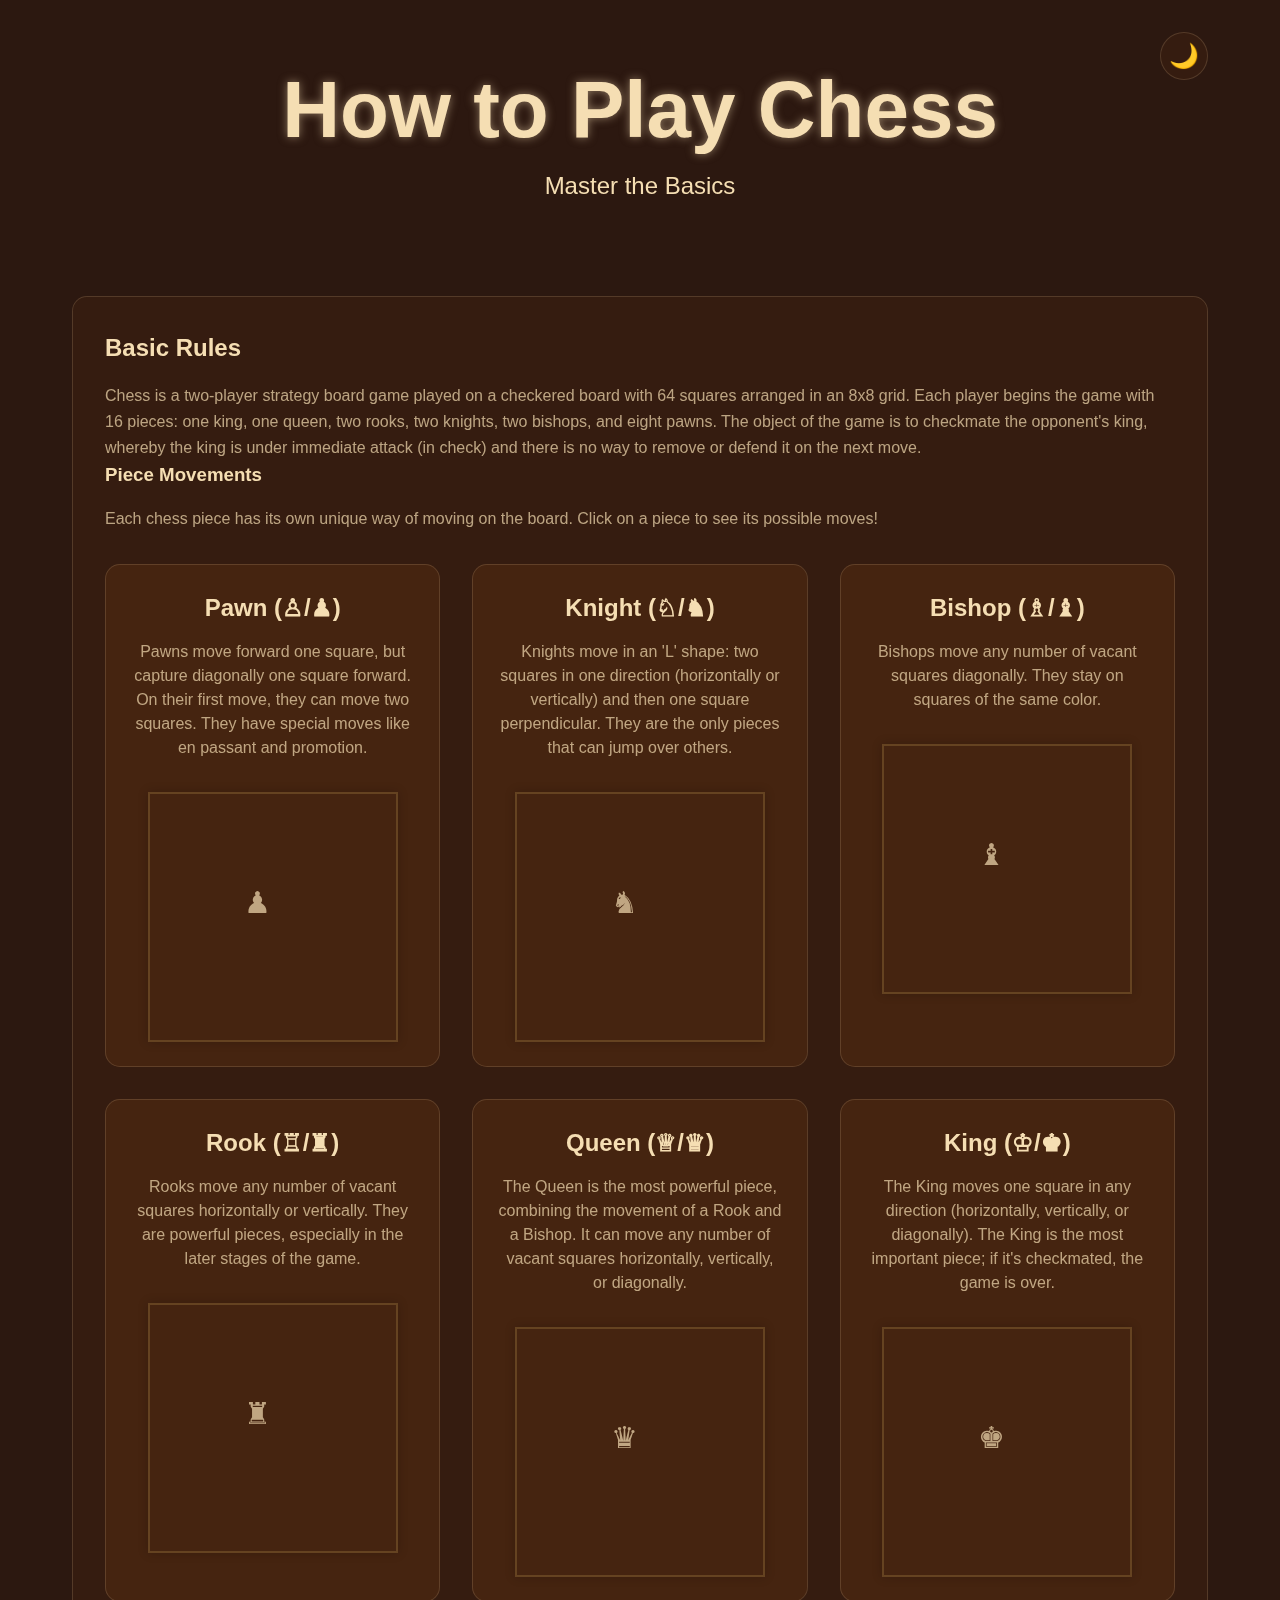
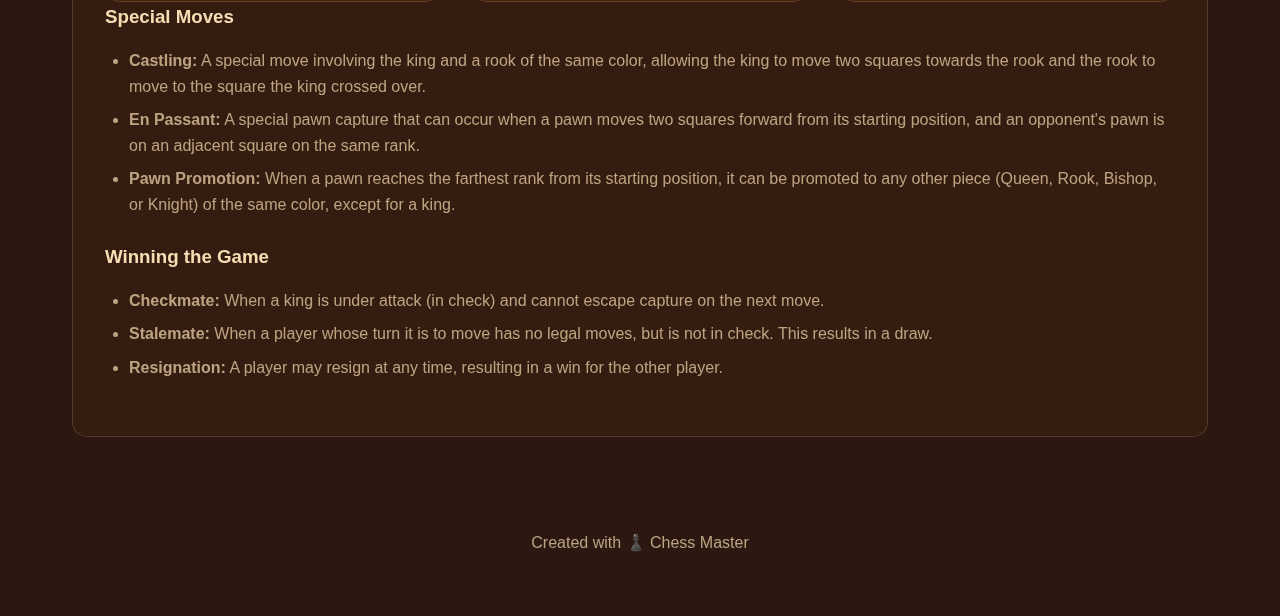
<file: how_to_play.html>
<!DOCTYPE html>
<html lang="en">
<head>
    <meta charset="UTF-8">
    <meta name="viewport" content="width=device-width, initial-scale=1.0">
    <title>Chess Master - How to Play</title>
    <link rel="stylesheet" href="home.css"> <!-- Link to home.css for shared styles -->
    <link rel="stylesheet" href="how_to_play.css"> <!-- Specific styles for this page -->
</head>
<body>
    <div class="chess-background"></div> <!-- Same background as home page -->

    <div class="container">
        <header>
            <div class="theme-toggle">
                <button id="themeToggle" class="theme-button" aria-label="Toggle theme">
                    <span class="theme-icon">🌙</span>
                </button>
            </div>
            <h1 class="title">How to Play Chess</h1>
            <p class="subtitle">Master the Basics</p>
        </header>

        <main>
            <section class="rules">
                <h2>Basic Rules</h2>
                <p>Chess is a two-player strategy board game played on a checkered board with 64 squares arranged in an 8x8 grid. Each player begins the game with 16 pieces: one king, one queen, two rooks, two knights, two bishops, and eight pawns. The object of the game is to checkmate the opponent's king, whereby the king is under immediate attack (in check) and there is no way to remove or defend it on the next move.</p>
                
                <h3>Piece Movements</h3>
                <p>Each chess piece has its own unique way of moving on the board. Click on a piece to see its possible moves!</p>

                <!-- Interactive Piece Movement Demonstrations -->
                <div class="piece-demonstrations">

                    <div class="piece-demo">
                        <h4>Pawn (♙/♟)</h4>
                        <p>Pawns move forward one square, but capture diagonally one square forward. On their first move, they can move two squares. They have special moves like en passant and promotion.</p>
                        <div class="small-board" data-piece="p"></div>
                    </div>

                    <div class="piece-demo">
                        <h4>Knight (♘/♞)</h4>
                        <p>Knights move in an 'L' shape: two squares in one direction (horizontally or vertically) and then one square perpendicular. They are the only pieces that can jump over others.</p>
                        <div class="small-board" data-piece="n"></div>
                    </div>

                    <div class="piece-demo">
                        <h4>Bishop (♗/♝)</h4>
                        <p>Bishops move any number of vacant squares diagonally. They stay on squares of the same color.</p>
                        <div class="small-board" data-piece="b"></div>
                    </div>

                    <div class="piece-demo">
                        <h4>Rook (♖/♜)</h4>
                        <p>Rooks move any number of vacant squares horizontally or vertically. They are powerful pieces, especially in the later stages of the game.</p>
                        <div class="small-board" data-piece="r"></div>
                    </div>

                    <div class="piece-demo">
                        <h4>Queen (♕/♛)</h4>
                        <p>The Queen is the most powerful piece, combining the movement of a Rook and a Bishop. It can move any number of vacant squares horizontally, vertically, or diagonally.</p>
                        <div class="small-board" data-piece="q"></div>
                    </div>

                    <div class="piece-demo">
                        <h4>King (♔/♚)</h4>
                        <p>The King moves one square in any direction (horizontally, vertically, or diagonally). The King is the most important piece; if it's checkmated, the game is over.</p>
                        <div class="small-board" data-piece="k"></div>
                    </div>

                </div>

                <h3>Special Moves</h3>
                <ul>
                    <li><strong>Castling:</strong> A special move involving the king and a rook of the same color, allowing the king to move two squares towards the rook and the rook to move to the square the king crossed over.</li>
                    <li><strong>En Passant:</strong> A special pawn capture that can occur when a pawn moves two squares forward from its starting position, and an opponent's pawn is on an adjacent square on the same rank.</li>
                    <li><strong>Pawn Promotion:</strong> When a pawn reaches the farthest rank from its starting position, it can be promoted to any other piece (Queen, Rook, Bishop, or Knight) of the same color, except for a king.</li>
                </ul>

                <h3>Winning the Game</h3>
                <ul>
                    <li><strong>Checkmate:</strong> When a king is under attack (in check) and cannot escape capture on the next move.</li>
                    <li><strong>Stalemate:</strong> When a player whose turn it is to move has no legal moves, but is not in check. This results in a draw.</li>
                    <li><strong>Resignation:</strong> A player may resign at any time, resulting in a win for the other player.</li>
                </ul>
            </section>

            <!-- Interactive demonstrations can be added here later -->
        </main>

        <footer>
            <p>Created with ♟️ Chess Master</p>
        </footer>
    </div>

    <script src="home.js"></script> <!-- Link to home.js for theme toggle -->
    <script src="how_to_play.js"></script> <!-- Link to new script for demonstrations -->
</body>
</html>
</file>
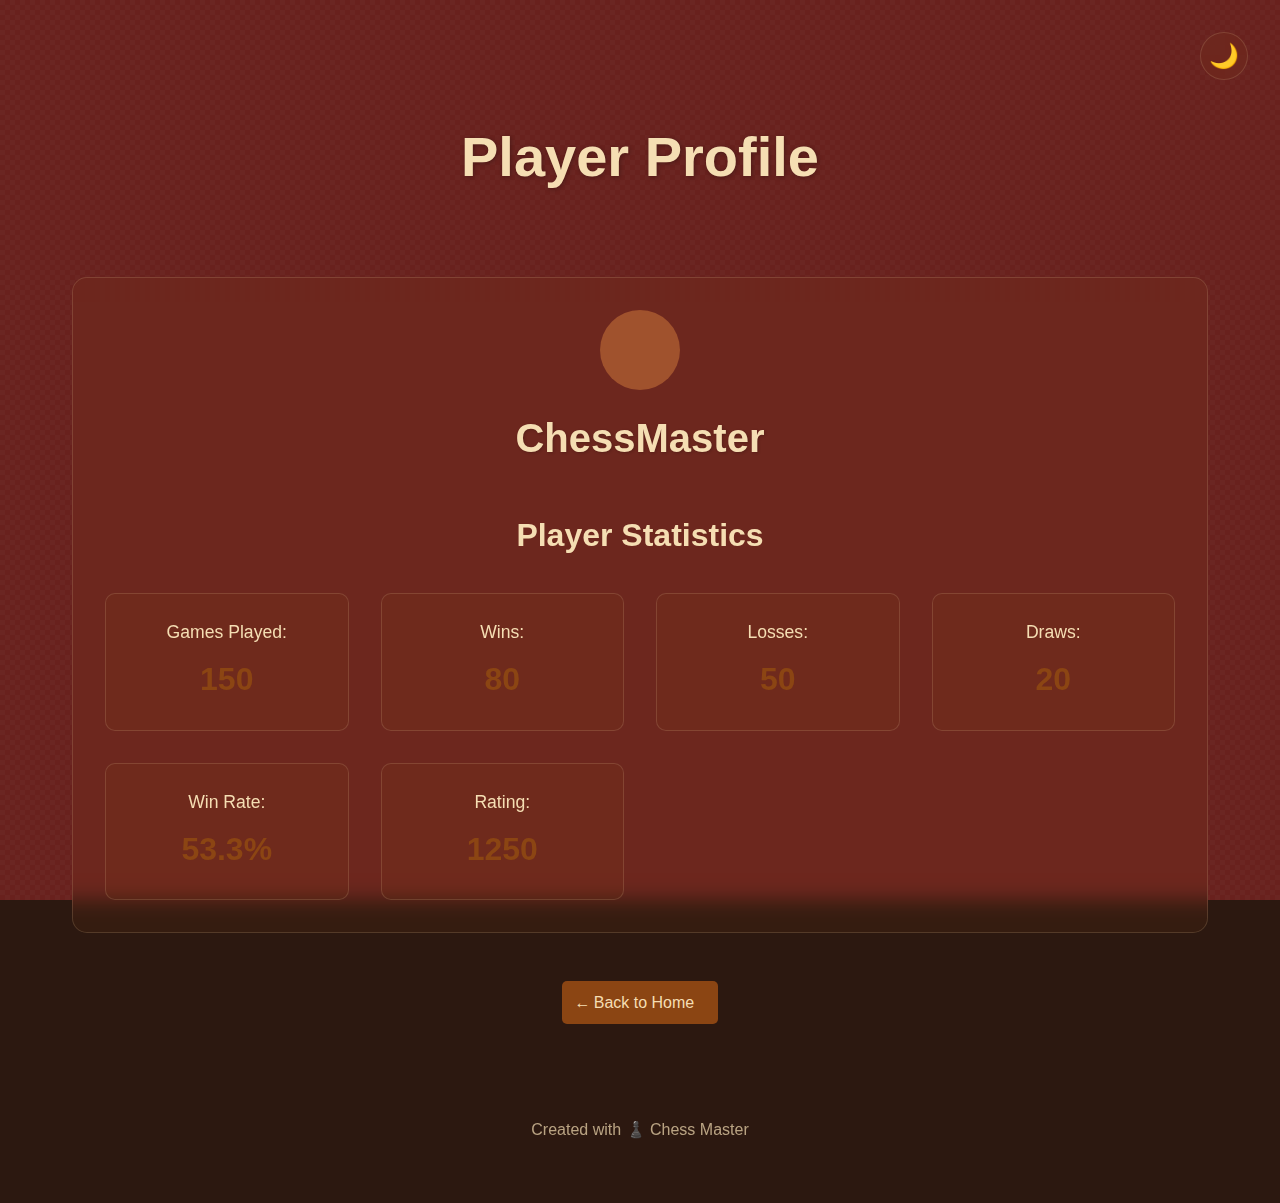
<file: profile.html>
<!DOCTYPE html>
<html lang="en">
<head>
    <meta charset="UTF-8">
    <meta name="viewport" content="width=device-width, initial-scale=1.0">
    <title>Chess Master - Player Profile</title>
    <link rel="stylesheet" href="home.css">
    <link rel="stylesheet" href="profile.css">
    
</head>
<body>
    <div class="chess-background"></div> <!-- Optional: Add background if consistent with other pages -->
    
    <div class="container">
        <header>
            <div class="theme-toggle">
                <button id="themeToggle" class="theme-button" aria-label="Toggle theme">
                    <span class="theme-icon">🌙</span>
                </button>
            </div>
            <h1 class="title">Player Profile</h1>
        </header>

        <main>
            <section class="profile-section">
                <div class="user-info">
                    <div class="avatar-placeholder"></div> <!-- Avatar Placeholder -->
                    <h2>Username Placeholder</h2>
                    <!-- Add other basic user info here if needed -->
                </div>

                <div class="statistics-section">
                    <h3>Player Statistics</h3>
                    <!-- Statistics will be populated by JavaScript -->
                    <div class="statistics-grid">
                        <!-- Example Stat Item (will be generated by JS) -->
                        <!-- 
                        <div class="stat-item">
                            <span class="stat-icon">📊</span> 
                            <span class="stat-label">Games Played:</span>
                            <span class="stat-value">150</span>
                        </div>
                        -->
                    </div>
                </div>
            </section>

            <!-- Optional: Back button -->
            <div class="back-button-container">
                 <a href="index.html" class="back-button">Back to Home</a>
            </div>
        </main>

        <footer>
            <p>Created with ♟️ Chess Master</p>
        </footer>
    </div>

    <script src="profile.js"></script>
    <script src="home.js"></script> <!-- Include home.js for theme toggle logic -->
</body>
</html>
</file>
<file: how_to_play.css>
/* Specific styles for the How to Play page */

.rules {
    background: var(--glass-bg);
    border-radius: 15px;
    -webkit-backdrop-filter: blur(10px);
    backdrop-filter: blur(10px);
    border: 1px solid var(--glass-border);
    padding: 2rem;
    margin-top: 2rem;
    color: var(--text-dim);
    line-height: 1.6;
}

.rules h2,
.rules h3 {
    color: var(--text-light);
    margin-bottom: 1rem;
}

.rules ul {
    margin-bottom: 1.5rem;
    margin-left: 1.5rem;
}

.rules li {
    margin-bottom: 0.5rem;
}

/* Ensure theme toggle button position is correct on this page */
header .theme-toggle {
    top: 2rem;
    right: 2rem;
}

/* Responsive adjustments for content */
@media (max-width: 768px) {
    .rules {
        padding: 1.5rem;
    }
    
    .rules h2 {
        font-size: 1.8rem;
    }

    .rules h3 {
        font-size: 1.3rem;
    }

    header .theme-toggle {
        top: 1rem;
        right: 1rem;
    }
}

/* Piece Demonstrations */
.piece-demonstrations {
    display: grid;
    grid-template-columns: repeat(auto-fit, minmax(300px, 1fr));
    gap: 2rem;
    margin-top: 2rem;
}

.piece-demo {
    background: var(--glass-bg);
    border-radius: 15px;
    -webkit-backdrop-filter: blur(10px);
    backdrop-filter: blur(10px);
    border: 1px solid var(--glass-border);
    padding: 1.5rem;
    display: flex;
    flex-direction: column;
    align-items: center;
    text-align: center;
}

.piece-demo h4 {
    color: var(--text-light);
    margin-bottom: 0.8rem;
    font-size: 1.5rem;
}

.piece-demo p {
    color: var(--text-dim);
    line-height: 1.5;
    margin-bottom: 1rem;
}

.small-board {
    width: 100%;
    max-width: 250px; /* Adjust max width as needed */
    aspect-ratio: 1;
    border: 2px solid var(--primary-dark);
    margin-top: 1rem;
    display: grid;
    grid-template-columns: repeat(8, 1fr);
    grid-template-rows: repeat(8, 1fr);
    box-shadow: 0 0 10px rgba(0, 0, 0, 0.2);
}

.small-board .square {
    width: 100%;
    height: 100%;
    display: flex;
    justify-content: center;
    align-items: center;
    font-size: min(4vmin, 30px); /* Smaller font size for small board */
    cursor: pointer; /* Still allow clicking for potential future interaction */
}

.small-board .light {
    background-color: var(--board-light);
}

.small-board .dark {
    background-color: var(--board-dark);
}

.small-board .highlight {
     background-color: var(--highlight); /* Use the same highlight color */
}

/* Responsive adjustments for demonstrations */
@media (max-width: 768px) {
    .piece-demo {
        padding: 1rem;
    }

    .piece-demo h4 {
        font-size: 1.3rem;
    }
}
</file>
<file: profile.css>
/* Basic styles for the Player Profile page */

body {
    font-family: 'Arial', sans-serif;
    background: var(--dark-bg); /* Use theme variable for background */
    color: var(--text-light); /* Use theme variable for text color */
    min-height: 100vh;
    padding-top: 60px; /* Add padding to prevent fixed header from overlapping content */
    transition: background-color 0.3s ease, color 0.3s ease;
}

.chess-background {
    position: fixed;
    top: 0;
    left: 0;
    width: 100%;
    height: 100%;
    background: var(--dark-bg); /* Use theme variable for background pattern container */
    z-index: -1;
    overflow: hidden;
    /* Subtle background pattern */
    background-image: url('[data-uri]');
    background-size: 10px 10px;
    opacity: 0.5; /* Reduce opacity for subtlety */
}

.container {
    max-width: 1200px;
    margin: 0 auto;
    padding: 2rem;
    position: relative;
    z-index: 1; /* Ensure container is above background */
}

/* Header styles (reusing classes from home/how_to_play) */
header {
    text-align: center;
    padding: 2rem 0;
}

.title {
    font-size: 3.5rem; /* Increased size */
    color: var(--text-light); /* Use theme variable */
    text-shadow: 1px 1px 5px rgba(0, 0, 0, 0.3); /* Add subtle shadow */
    margin-bottom: 1.5rem;
}

/* Theme toggle (sticky position) - reusing styles from home/how_to_play */
.theme-toggle {
    position: fixed;
    top: 2rem;
    right: 2rem;
    z-index: 1000;
}

/* Profile Section */
.profile-section {
    background: var(--glass-bg); /* Use theme variable */
    border-radius: 15px;
    -webkit-backdrop-filter: blur(10px);
    backdrop-filter: blur(10px);
    border: 1px solid var(--glass-border); /* Use theme variable */
    padding: 2rem;
    margin-top: 2rem;
    color: var(--text-dim); /* Use theme variable */
    line-height: 1.6;
}

/* User Info */
.user-info {
    margin-bottom: 2rem;
    text-align: center;
    display: flex; /* Use flexbox for centering avatar and username */
    flex-direction: column; /* Stack avatar and username vertically */
    align-items: center;
}

.avatar-placeholder {
    width: 80px; /* Avatar size */
    height: 80px;
    background-color: var(--accent-bg); /* Placeholder color */
    border-radius: 50%;
    margin-bottom: 1rem;
    display: flex;
    justify-content: center;
    align-items: center;
    font-size: 3rem; /* Icon size if using icon */
    color: var(--text-light); /* Icon color */
}

.user-info h2 {
    color: var(--text-light); /* Use theme variable */
    font-size: 2.5rem; /* Increased size */
    margin-bottom: 0.5rem;
    text-shadow: 1px 1px 3px rgba(0, 0, 0, 0.2); /* Subtle shadow */
}

/* Statistics Section */
.statistics-section h3 {
    color: var(--text-light); /* Use theme variable */
    margin-bottom: 2rem; /* Increased margin */
    text-align: center;
    font-size: 2rem; /* Adjusted size */
}

.statistics-grid {
    display: grid;
    grid-template-columns: repeat(auto-fit, minmax(200px, 1fr)); /* Responsive grid */
    gap: 2rem; /* Increased gap */
}

.stat-item {
    background: var(--glass-bg); /* Use theme variable */
    border: 1px solid var(--glass-border); /* Use theme variable */
    border-radius: 10px;
    padding: 1.5rem; /* Increased padding */
    text-align: center;
    display: flex;
    flex-direction: column;
    align-items: center;
    justify-content: center;
    transition: transform 0.3s ease, box-shadow 0.3s ease; /* Add transition for hover */
}

.stat-item:hover {
    transform: translateY(-5px); /* Hover effect */
    box-shadow: 0 8px 15px rgba(0, 0, 0, 0.2); /* Hover effect */
}

.stat-item .stat-icon {
    font-size: 2rem; /* Icon size */
    color: var(--primary-color); /* Use theme variable */
    margin-bottom: 0.5rem;
}

.stat-item .stat-label {
    font-size: 1.1rem; /* Slightly increased size */
    color: var(--text-light); /* Use theme variable */
    margin-bottom: 0.5rem;
}

.stat-item .stat-value {
    font-size: 2rem; /* Increased size */
    font-weight: bold;
    color: var(--primary-color); /* Use theme variable */
}

/* Back Button */
.back-button-container {
    margin-top: 3rem; /* Increased margin */
    text-align: center;
}

.back-button {
    display: inline-block;
    padding: 0.8rem 1.5rem;
    font-size: 1rem;
    background: var(--primary-color); /* Use theme variable */
    color: var(--text-light); /* Use theme variable */
    border: none;
    border-radius: 5px;
    cursor: pointer;
    transition: all 0.3s ease;
    text-decoration: none; /* Remove underline */
    /* Add icon using a pseudo-element */
    position: relative;
    padding-left: 2rem; /* Make space for the icon */
}

.back-button::before {
    content: '←'; /* Left arrow icon */
    position: absolute;
    left: 0.8rem;
    top: 50%;
    transform: translateY(-50%);
}

.back-button:hover {
    background: var(--primary-dark); /* Use theme variable */
    transform: translateY(-2px);
}

/* Footer styles (reusing classes) */
footer {
    text-align: center;
    padding: 2rem 0;
    margin-top: 4rem;
    color: var(--text-dim); /* Use theme variable */
}

/* Responsive adjustments */
@media (max-width: 768px) {
    .container {
        padding: 1rem;
    }

    .title {
        font-size: 2rem;
    }

    .profile-section {
        padding: 1.5rem;
    }

    .user-info h2 {
        font-size: 1.5rem;
    }
    
    .avatar-placeholder {
        width: 60px;
        height: 60px;
        font-size: 2rem;
    }

    .statistics-section h3 {
        font-size: 1.8rem;
        margin-bottom: 1rem;
    }

    .statistics-grid {
        gap: 1rem;
        grid-template-columns: repeat(auto-fit, minmax(140px, 1fr));
    }

    .stat-item {
        padding: 1rem;
    }

    .stat-item .stat-icon {
        font-size: 1.5rem;
    }

    .stat-item .stat-label {
        font-size: 1rem;
    }

    .stat-item .stat-value {
        font-size: 1.5rem;
    }
    
    .back-button {
        padding: 0.6rem 1.2rem;
        font-size: 0.9rem;
        padding-left: 1.8rem; /* Adjust for smaller padding */
    }

    .back-button::before {
        left: 0.6rem;
    }
}
</file>
<file: home.css>
/* Reset and base styles */
* {
    margin: 0;
    padding: 0;
    box-sizing: border-box;
}

:root {
    /* Dark theme (default) */
    --primary-color: #8B4513;  /* Saddle Brown */
    --primary-dark: #654321;   /* Dark Brown */
    --dark-bg: #2C1810;        /* Dark Chocolate */
    --light-bg: #D2B48C;       /* Tan */
    --accent-bg: #A0522D;      /* Sienna */
    --text-light: #F5DEB3;     /* Wheat */
    --text-dim: rgba(245, 222, 179, 0.7);
    --glass-bg: rgba(139, 69, 19, 0.1);
    --glass-border: rgba(210, 180, 140, 0.2);
}

[data-theme="light"] {
    --primary-color: #A0522D;  /* Sienna */
    --primary-dark: #8B4513;   /* Saddle Brown */
    --dark-bg: #F5DEB3;        /* Wheat */
    --light-bg: #DEB887;       /* Burlywood */
    --accent-bg: #D2691E;      /* Chocolate */
    --text-light: #2C1810;     /* Dark Chocolate */
    --text-dim: rgba(44, 24, 16, 0.7);
    --glass-bg: rgba(222, 184, 135, 0.1);
    --glass-border: rgba(139, 69, 19, 0.2);
}

body {
    font-family: 'Arial', sans-serif;
    background: var(--dark-bg);
    color: var(--text-light);
    min-height: 100vh;
    overflow-x: hidden;
}

.chess-background {
    position: fixed;
    top: 0;
    left: 0;
    width: 100%;
    height: 100%;
    background: var(--dark-bg);
    z-index: -1;
    overflow: hidden;
    display: flex;
    justify-content: center;
    align-items: center;
}

.animated-board {
    position: absolute;
    width: 100vmin;
    height: 100vmin;
    max-width: 800px;
    max-height: 800px;
    transform: rotate(45deg) scale(1.5);
    opacity: 0.1;
    animation: boardFloat 20s ease-in-out infinite;
}

.board-row {
    display: flex;
    height: 12.5%;
}

.board-square {
    width: 12.5%;
    height: 100%;
    transition: background-color 0.3s ease;
}

.board-square.light {
    background-color: var(--light-bg);
}

.board-square.dark {
    background-color: var(--primary-dark);
}

@keyframes boardFloat {
    0%, 100% {
        transform: rotate(45deg) scale(1.5) translate(0, 0);
    }
    25% {
        transform: rotate(45deg) scale(1.5) translate(2%, 2%);
    }
    50% {
        transform: rotate(45deg) scale(1.5) translate(0, 4%);
    }
    75% {
        transform: rotate(45deg) scale(1.5) translate(-2%, 2%);
    }
}

.container {
    max-width: 1200px;
    margin: 0 auto;
    padding: 2rem;
    position: relative;
}

/* Header styles */
header {
    text-align: center;
    padding: 2rem 0;
}

.title {
    font-size: 5rem;
    color: var(--text-light);
    text-shadow: 0 0 10px rgba(245, 222, 179, 0.5);
    margin-bottom: 1rem;
    animation: glow 2s ease-in-out infinite alternate;
}

.subtitle {
    font-size: 1.5rem;
    color: var(--text-light);
    margin-bottom: 2rem;
}

/* Hero section styles */
.hero-section {
    display: flex;
    flex-direction: column;
    align-items: center;
    justify-content: center;
    min-height: 60vh;
    position: relative;
}

.chess-pieces {
    display: flex;
    gap: 2rem;
    margin-bottom: 3rem;
}

.piece {
    font-size: 3rem;
    animation: float 3s ease-in-out infinite;
    opacity: 0.8;
    color: var(--text-light);
}

.piece:nth-child(2n) {
    animation-delay: 0.5s;
}

.piece:nth-child(3n) {
    animation-delay: 1s;
}

.play-button-container {
    text-align: center;
}

.play-button {
    padding: 1.5rem 4rem;
    font-size: 1.8rem;
    background: linear-gradient(45deg, var(--primary-color), var(--primary-dark));
    color: var(--text-light);
    border: none;
    border-radius: 50px;
    cursor: pointer;
    transition: all 0.3s ease;
    display: flex;
    align-items: center;
    gap: 1rem;
    box-shadow: 0 4px 15px rgba(0, 0, 0, 0.3);
}

.play-button:hover {
    transform: translateY(-5px) scale(1.05);
    box-shadow: 0 6px 20px rgba(0, 0, 0, 0.4);
    background: linear-gradient(45deg, var(--primary-dark), var(--primary-color));
}

.button-icon {
    font-size: 1.5rem;
}

/* Features section */
.features {
    display: grid;
    grid-template-columns: repeat(auto-fit, minmax(250px, 1fr));
    gap: 2rem;
    margin-top: 4rem;
    padding: 2rem;
    background: var(--glass-bg);
    border-radius: 15px;
    -webkit-backdrop-filter: blur(10px);
    backdrop-filter: blur(10px);
    border: 1px solid var(--glass-border);
}

.feature {
    text-align: center;
    padding: 2rem;
    background: var(--glass-bg);
    border-radius: 10px;
    transition: transform 0.3s ease;
    border: 1px solid var(--glass-border);
}

.feature:hover {
    transform: translateY(-5px);
    background: rgba(139, 69, 19, 0.15);
}

.feature h3 {
    color: var(--text-light);
    margin-bottom: 1rem;
}

.feature p {
    color: var(--text-dim);
    line-height: 1.6;
}

/* Footer styles */
footer {
    text-align: center;
    padding: 2rem 0;
    margin-top: 4rem;
    color: var(--text-dim);
}

/* Animations */
@keyframes glow {
    from {
        text-shadow: 0 0 10px rgba(245, 222, 179, 0.5);
    }
    to {
        text-shadow: 0 0 20px rgba(245, 222, 179, 0.8),
                     0 0 30px var(--primary-color);
    }
}

@keyframes float {
    0%, 100% {
        transform: translateY(0);
    }
    50% {
        transform: translateY(-20px);
    }
}

@keyframes spin {
    from {
        transform: rotate(0deg);
    }
    to {
        transform: rotate(360deg);
    }
}

/* Responsive design */
@media (max-width: 768px) {
    .title {
        font-size: 3rem;
    }

    .subtitle {
        font-size: 1.2rem;
    }

    .chess-pieces {
        gap: 1rem;
    }

    .piece {
        font-size: 2rem;
    }

    .play-button {
        padding: 1.2rem 3rem;
        font-size: 1.5rem;
    }

    .features {
        grid-template-columns: 1fr;
    }
}

/* Theme toggle styles */
.theme-toggle {
    position: absolute;
    top: 1rem;
    right: 1rem;
    z-index: 100;
}

.theme-button {
    background: var(--glass-bg);
    border: 1px solid var(--glass-border);
    border-radius: 50%;
    width: 3rem;
    height: 3rem;
    cursor: pointer;
    display: flex;
    align-items: center;
    justify-content: center;
    transition: all 0.3s ease;
    backdrop-filter: blur(10px);
    -webkit-backdrop-filter: blur(10px);
}

.theme-button:hover {
    transform: scale(1.1);
    background: var(--glass-border);
}

.theme-icon {
    font-size: 1.5rem;
    transition: transform 0.3s ease;
}

[data-theme="light"] .theme-icon {
    transform: rotate(180deg);
}
</file>
